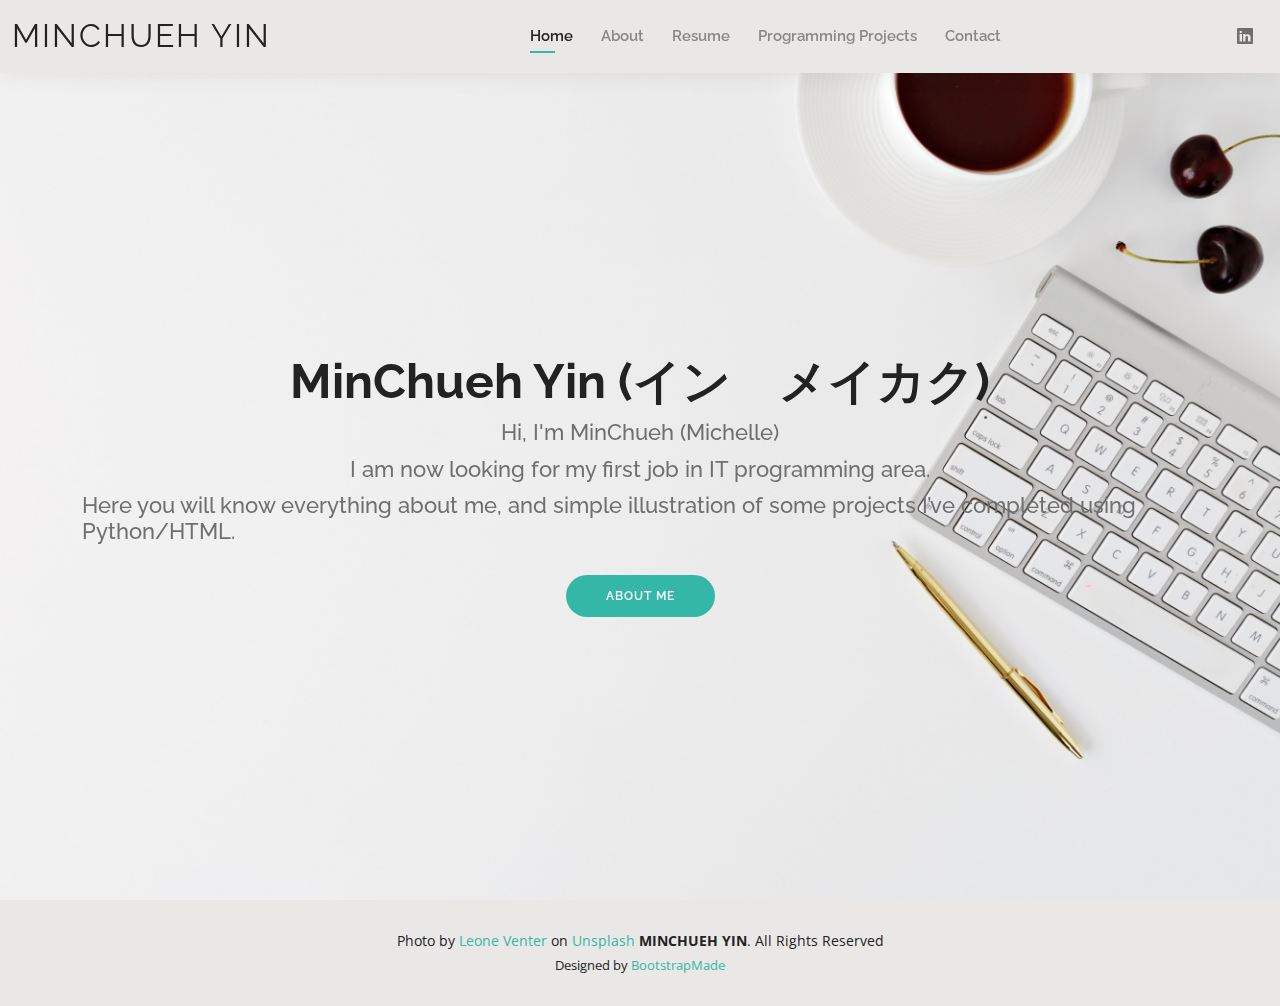
<file: index.html>
<!DOCTYPE html>
<html lang="en">

<head>
  <meta charset="utf-8">
  <meta content="width=device-width, initial-scale=1.0" name="viewport">

  <title>Portfolio-MinChueh Yin</title>
  <meta content="" name="description">
  <meta content="" name="keywords">

  <!-- Favicons -->
  <link href="assets/img/favicon.png" rel="icon">
  <!-- <link href="assets/img/apple-touch-icon.png" rel="apple-touch-icon"> -->

  <!-- Google Fonts -->
  <link href="https://fonts.googleapis.com/css?family=Open+Sans:300,300i,400,400i,600,600i,700,700i|Raleway:300,300i,400,400i,500,500i,600,600i,700,700i|Poppins:300,300i,400,400i,500,500i,600,600i,700,700i" rel="stylesheet">

  <!-- Vendor CSS Files -->
  <link href="assets/vendor/aos/aos.css" rel="stylesheet">
  <link href="assets/vendor/bootstrap/css/bootstrap.min.css" rel="stylesheet">
  <link href="assets/vendor/bootstrap-icons/bootstrap-icons.css" rel="stylesheet">
  <link href="assets/vendor/boxicons/css/boxicons.min.css" rel="stylesheet">
  <link href="assets/vendor/glightbox/css/glightbox.min.css" rel="stylesheet">
  <link href="assets/vendor/swiper/swiper-bundle.min.css" rel="stylesheet">

  <!-- Template Main CSS File -->
  <link href="assets/css/style.css" rel="stylesheet">

  <!-- =======================================================
  * Template Name: Kelly - v4.7.0
  * Template URL: https://bootstrapmade.com/kelly-free-bootstrap-cv-resume-html-template/
  * Author: BootstrapMade.com
  * License: https://bootstrapmade.com/license/
  ======================================================== -->
</head>

<body>

  <!-- ======= Header ======= -->
  <header id="header" class="fixed-top">
    <div class="container-fluid d-flex justify-content-between align-items-center">

      <h1 class="logo me-auto me-lg-0"><a href="index.html">MINCHUEH YIN</a></h1>
      <!-- Uncomment below if you prefer to use an image logo -->
      <!-- <a href="index.html" class="logo"><img src="assets/img/logo.png" alt="" class="img-fluid"></a>-->

      <nav id="navbar" class="navbar order-last order-lg-0">
        <ul>
          <li><a class="active" href="index.html">Home</a></li>
          <li><a href="about.html">About</a></li>
          <li><a href="resume.html">Resume</a></li>
          <li><a href="projects.html">Programming Projects</a></li>
          <li><a href="contact.html">Contact</a></li>
        </ul>
        <i class="bi bi-list mobile-nav-toggle"></i>
      </nav>
      <!-- .navbar -->

      <div class="header-social-links">
        <a href="https://jp.linkedin.com/in/michelle-yin-1bb4a5169?trk=public_profile_samename-profile" class="linkedin"><i class="bi bi-linkedin"></i></i></a>
      </div>

    </div>

  </header><!-- End Header -->

  <!-- ======= Hero Section ======= -->
  <section id="hero" class="d-flex align-items-center">
    <div class="container d-flex flex-column align-items-center" data-aos="zoom-in" data-aos-delay="100">
      <h1>MinChueh Yin (イン　メイカク)</h1>
      <h2>Hi, I'm MinChueh (Michelle)</h2>
      <h2>I am now looking for my first job in IT programming area.</h2>
      <h2>Here you will know everything about me, and simple illustration of some projects I’ve completed using Python/HTML.</h2>
      <a href="about.html" class="btn-about">About Me</a>
    </div>
  </section><!-- End Hero -->

  <!-- ======= Footer ======= -->
  <footer id="footer">
    <div class="container">
      <div class="copyright">
        Photo by <a href="https://unsplash.com/@fempreneurstyledstock?utm_source=unsplash&utm_medium=referral&utm_content=creditCopyText">Leone Venter</a> on <a href="https://unsplash.com/?utm_source=unsplash&utm_medium=referral&utm_content=creditCopyText">Unsplash</a>
  <strong><span>MINCHUEH YIN</span></strong>. All Rights Reserved
      </div>
      <div class="credits">
        <!-- All the links in the footer should remain intact. -->
        <!-- You can delete the links only if you purchased the pro version. -->
        <!-- Licensing information: https://bootstrapmade.com/license/ -->
        <!-- Purchase the pro version with working PHP/AJAX contact form: https://bootstrapmade.com/kelly-free-bootstrap-cv-resume-html-template/ -->
        Designed by <a href="https://bootstrapmade.com/">BootstrapMade</a>
      </div>
    </div>
  </footer><!-- End  Footer -->

  <div id="preloader"></div>
  <a href="#" class="back-to-top d-flex align-items-center justify-content-center"><i class="bi bi-arrow-up-short"></i></a>

  <!-- Vendor JS Files -->
  <script src="assets/vendor/purecounter/purecounter.js"></script>
  <script src="assets/vendor/aos/aos.js"></script>
  <script src="assets/vendor/bootstrap/js/bootstrap.bundle.min.js"></script>
  <script src="assets/vendor/glightbox/js/glightbox.min.js"></script>
  <script src="assets/vendor/isotope-layout/isotope.pkgd.min.js"></script>
  <script src="assets/vendor/swiper/swiper-bundle.min.js"></script>
  <script src="assets/vendor/waypoints/noframework.waypoints.js"></script>
  <script src="assets/vendor/php-email-form/validate.js"></script>

  <!-- Template Main JS File -->
  <script src="assets/js/main.js"></script>

</body>

</html>
</file>
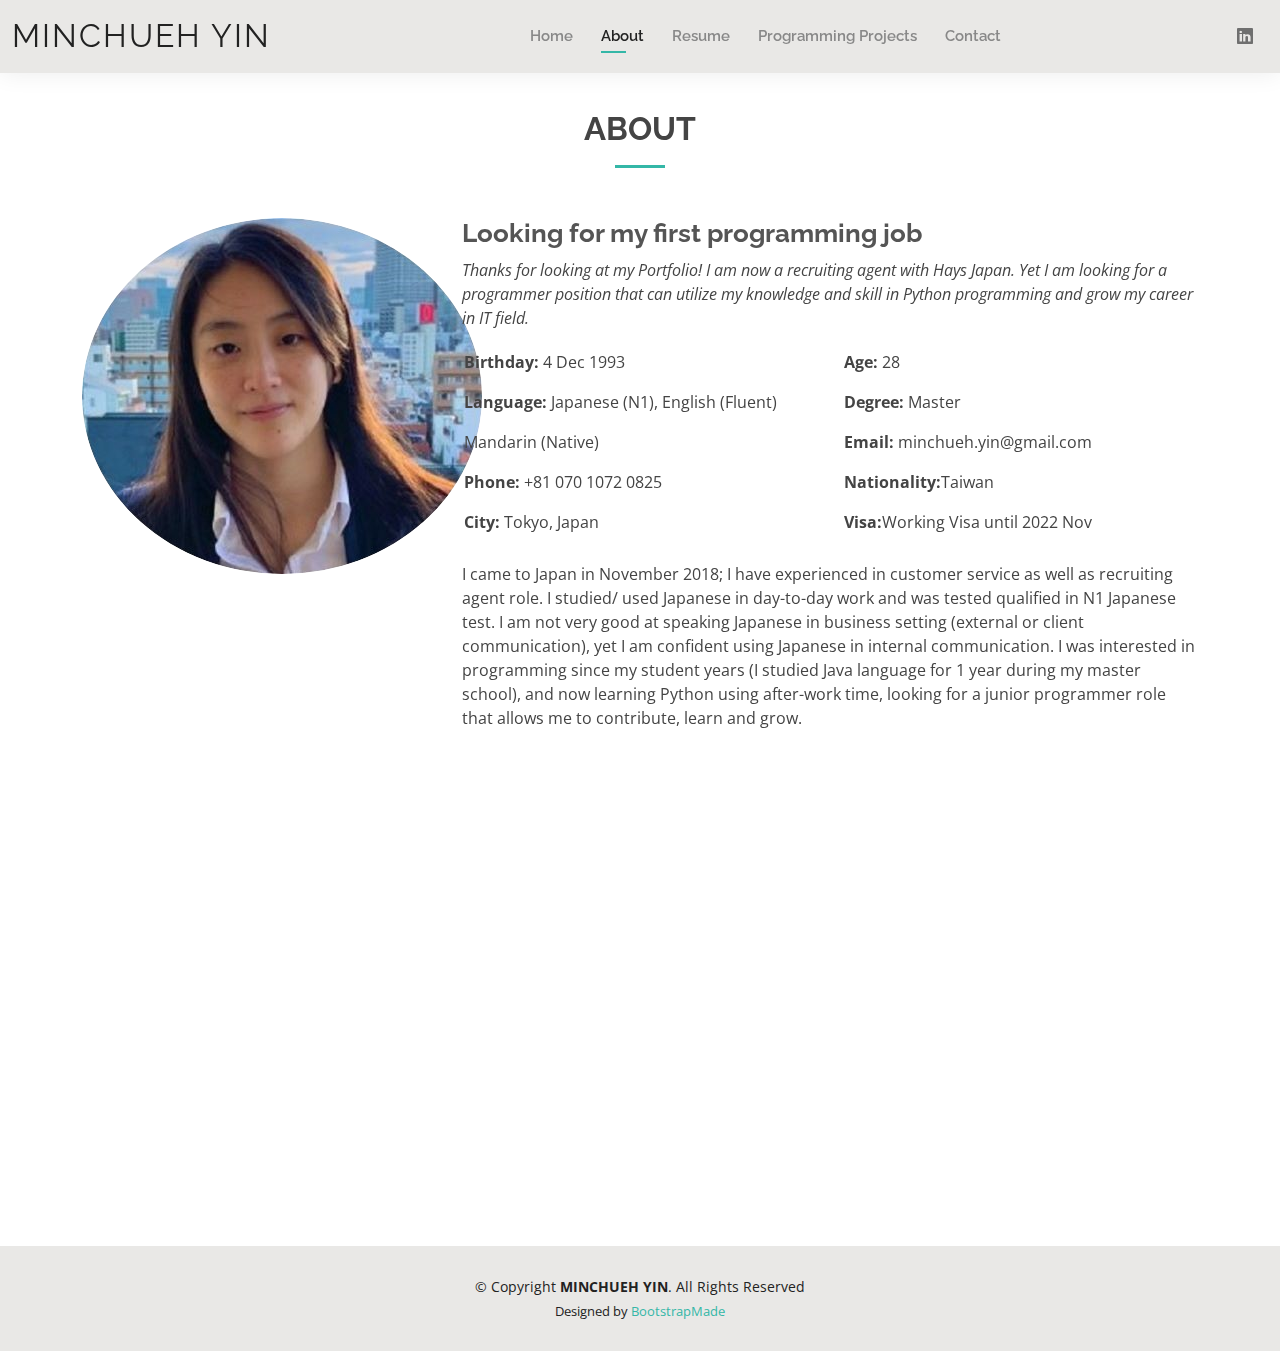
<file: about.html>
<!DOCTYPE html>
<html lang="en">

<head>
  <meta charset="utf-8">
  <meta content="width=device-width, initial-scale=1.0" name="viewport">

  <title>About-MinChueh Yin</title>
  <meta content="" name="description">
  <meta content="" name="keywords">

  <!-- Favicons -->
  <link href="assets/img/favicon.png" rel="icon">
  <!-- <link href="assets/img/apple-touch-icon.png" rel="apple-touch-icon"> -->

  <!-- Google Fonts -->
  <link href="https://fonts.googleapis.com/css?family=Open+Sans:300,300i,400,400i,600,600i,700,700i|Raleway:300,300i,400,400i,500,500i,600,600i,700,700i|Poppins:300,300i,400,400i,500,500i,600,600i,700,700i" rel="stylesheet">

  <!-- Vendor CSS Files -->
  <link href="assets/vendor/aos/aos.css" rel="stylesheet">
  <link href="assets/vendor/bootstrap/css/bootstrap.min.css" rel="stylesheet">
  <link href="assets/vendor/bootstrap-icons/bootstrap-icons.css" rel="stylesheet">
  <link href="assets/vendor/boxicons/css/boxicons.min.css" rel="stylesheet">
  <link href="assets/vendor/glightbox/css/glightbox.min.css" rel="stylesheet">
  <link href="assets/vendor/swiper/swiper-bundle.min.css" rel="stylesheet">

  <!-- Template Main CSS File -->
  <link href="assets/css/style.css" rel="stylesheet">

  <!-- =======================================================
  * Template Name: Kelly - v4.7.0
  * Template URL: https://bootstrapmade.com/kelly-free-bootstrap-cv-resume-html-template/
  * Author: BootstrapMade.com
  * License: https://bootstrapmade.com/license/
  ======================================================== -->
</head>

<body>

  <!-- ======= Header ======= -->
  <header id="header" class="fixed-top">
    <div class="container-fluid d-flex justify-content-between align-items-center">

      <h1 class="logo me-auto me-lg-0"><a href="index.html">MINCHUEH YIN</a></h1>
      <!-- Uncomment below if you prefer to use an image logo -->
      <!-- <a href="index.html" class="logo"><img src="assets/img/logo.png" alt="" class="img-fluid"></a>-->

      <nav id="navbar" class="navbar order-last order-lg-0">
        <ul>
          <li><a href="index.html">Home</a></li>
          <li><a class="active" href="about.html">About</a></li>
          <li><a href="resume.html">Resume</a></li>
          <li><a href="projects.html">Programming Projects</a></li>
          <li><a href="contact.html">Contact</a></li>
        </ul>
        <i class="bi bi-list mobile-nav-toggle"></i>
      </nav><!-- .navbar -->

      <div class="header-social-links">
        <a href="https://jp.linkedin.com/in/michelle-yin-1bb4a5169?trk=public_profile_samename-profile" class="linkedin"><i class="bi bi-linkedin"></i></i></a>
      </div>

    </div>

  </header><!-- End Header -->

  <main id="main">

    <!-- ======= About Section ======= -->
    <section id="about" class="about">
      <div class="container" data-aos="fade-up">

        <div class="section-title">
          <h2>About</h2>
      </div>

        <div class="row">
          <div class="col-lg-4">
            <img class="circular" src="assets/img/about.jpg" class="img-fluid" alt="" style="size: 10px">
          </div>
          <div class="col-lg-8 pt-4 pt-lg-0 content">
            <h3>Looking for my first programming job</h3>
            <p class="fst-italic">
              Thanks for looking at my Portfolio! I am now a recruiting agent with Hays Japan. Yet I am looking for a programmer position that can utilize my knowledge and skill in Python programming and grow my career in IT field.</p>
            <div class="row">
              <div class="col-lg-6">
                <ul>
                  <li><i class="bi bi-rounded-right"></i> <strong>Birthday:</strong> 4 Dec 1993</li>
                  <li><i class="bi bi-rounded-right"></i> <strong>Language:</strong> Japanese (N1), English (Fluent)</li>
                  <li><i class="bi bi-rounded-right"></i>Mandarin (Native)</li>
                  <li><i class="bi bi-rounded-right"></i> <strong>Phone:</strong> +81 070 1072 0825</li>
                  <li><i class="bi bi-rounded-right"></i> <strong>City:</strong> Tokyo, Japan</li>
                </ul>
              </div>
              <div class="col-lg-6">
                <ul>
                  <li><i class="bi bi-rounded-right"></i> <strong>Age:</strong> 28</li>
                  <li><i class="bi bi-rounded-right"></i> <strong>Degree:</strong> Master</li>
                  <li><i class="bi bi-rounded-right"></i> <strong>Email:</strong> minchueh.yin@gmail.com</li>
                  <li><i class="bi bi-rounded-right"></i> <strong>Nationality:</strong>Taiwan</li>
                  <li><i class="bi bi-rounded-right"></i> <strong>Visa:</strong>Working Visa until 2022 Nov</li>

                </ul>
              </div>
            </div>
            <p>
              I came to Japan in November 2018; I have experienced in customer service as well as recruiting agent role. I studied/ used Japanese in day-to-day work and was tested qualified in N1 Japanese test. I am not very good at speaking Japanese in business setting (external or client communication), yet I am confident using Japanese in internal communication. I was interested in programming since my student years (I studied Java language for 1 year during my master school), and now learning Python using after-work time, looking for a junior programmer role that allows me to contribute, learn and grow.
            </p>
          </div>
        </div>

      </div>
    </section><!-- End About Section -->

    <!-- ======= Skills Section ======= -->
    <section id="skills" class="skills">
      <div class="container" data-aos="fade-up">

        <div class="section-title">
          <h2>Skills</h2>
          <p>Below programming languages are all self-taught/ learnt by online courses. I have not used any of programming at work or any business environment.</p>
        </div>

        <div class="row skills-content">

          <div class="col-lg-6">

            <div class="progress">
              <span class="skill">Python <i class="val">70%</i></span>
              <div class="progress-bar-wrap">
                <div class="progress-bar" role="progressbar" aria-valuenow="70" aria-valuemin="0" aria-valuemax="100"></div>
              </div>
            </div>

            <div class="progress">
              <span class="skill">HTML <i class="val">60%</i></span>
              <div class="progress-bar-wrap">
                <div class="progress-bar" role="progressbar" aria-valuenow="60" aria-valuemin="0" aria-valuemax="100"></div>
              </div>
            </div>

            <div class="progress">
              <span class="skill">CSS <i class="val">60%</i></span>
              <div class="progress-bar-wrap">
                <div class="progress-bar" role="progressbar" aria-valuenow="60" aria-valuemin="0" aria-valuemax="100"></div>
              </div>
            </div>

          </div>

          <div class="col-lg-6">

            <div class="progress">
              <span class="skill">Japanese (N1) <i class="val">70%</i></span>
              <div class="progress-bar-wrap">
                <div class="progress-bar" role="progressbar" aria-valuenow="70" aria-valuemin="0" aria-valuemax="100"></div>
              </div>
            </div>

            <div class="progress">
              <span class="skill">English <i class="val">90%</i></span>
              <div class="progress-bar-wrap">
                <div class="progress-bar" role="progressbar" aria-valuenow="90" aria-valuemin="0" aria-valuemax="100"></div>
              </div>
            </div>

            <div class="progress">
              <span class="skill">Mandarin <i class="val">100%</i></span>
              <div class="progress-bar-wrap">
                <div class="progress-bar" role="progressbar" aria-valuenow="100" aria-valuemin="0" aria-valuemax="100"></div>
              </div>
            </div>

          </div>

        </div>

      </div>
    </section><!-- End Skills Section -->

  <!-- ======= Footer ======= -->
  <footer id="footer">
    <div class="container">
      <div class="copyright">
        &copy; Copyright <strong><span>MINCHUEH YIN</span></strong>. All Rights Reserved
      </div>
      <div class="credits">
        <!-- All the links in the footer should remain intact. -->
        <!-- You can delete the links only if you purchased the pro version. -->
        <!-- Licensing information: https://bootstrapmade.com/license/ -->
        <!-- Purchase the pro version with working PHP/AJAX contact form: https://bootstrapmade.com/kelly-free-bootstrap-cv-resume-html-template/ -->
        Designed by <a href="https://bootstrapmade.com/">BootstrapMade</a>
      </div>
    </div>
  </footer><!-- End  Footer -->

  <div id="preloader"></div>
  <a href="#" class="back-to-top d-flex align-items-center justify-content-center"><i class="bi bi-arrow-up-short"></i></a>

  <!-- Vendor JS Files -->
  <script src="assets/vendor/purecounter/purecounter.js"></script>
  <script src="assets/vendor/aos/aos.js"></script>
  <script src="assets/vendor/bootstrap/js/bootstrap.bundle.min.js"></script>
  <script src="assets/vendor/glightbox/js/glightbox.min.js"></script>
  <script src="assets/vendor/isotope-layout/isotope.pkgd.min.js"></script>
  <script src="assets/vendor/swiper/swiper-bundle.min.js"></script>
  <script src="assets/vendor/waypoints/noframework.waypoints.js"></script>
  <script src="assets/vendor/php-email-form/validate.js"></script>

  <!-- Template Main JS File -->
  <script src="assets/js/main.js"></script>

</body>

</html>
</file>
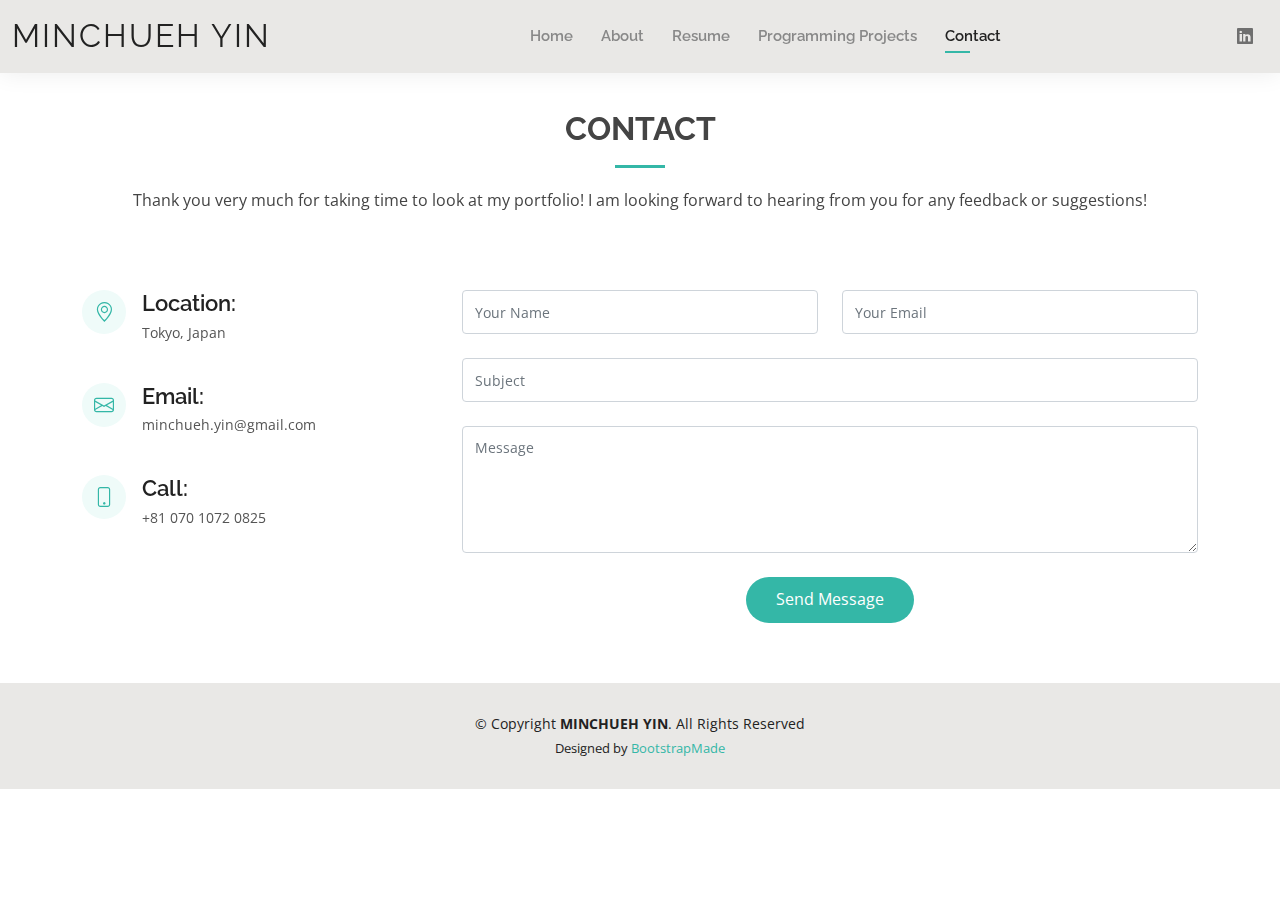
<file: contact.html>
<!DOCTYPE html>
<html lang="en">

<head>
  <meta charset="utf-8">
  <meta content="width=device-width, initial-scale=1.0" name="viewport">

  <title>Contact-MinChueh Yin</title>
  <meta content="" name="description">
  <meta content="" name="keywords">

  <!-- Favicons -->
  <link href="assets/img/favicon.png" rel="icon">
  <!-- <link href="assets/img/apple-touch-icon.png" rel="apple-touch-icon"> -->

  <!-- Google Fonts -->
  <link href="https://fonts.googleapis.com/css?family=Open+Sans:300,300i,400,400i,600,600i,700,700i|Raleway:300,300i,400,400i,500,500i,600,600i,700,700i|Poppins:300,300i,400,400i,500,500i,600,600i,700,700i" rel="stylesheet">

  <!-- Vendor CSS Files -->
  <link href="assets/vendor/aos/aos.css" rel="stylesheet">
  <link href="assets/vendor/bootstrap/css/bootstrap.min.css" rel="stylesheet">
  <link href="assets/vendor/bootstrap-icons/bootstrap-icons.css" rel="stylesheet">
  <link href="assets/vendor/boxicons/css/boxicons.min.css" rel="stylesheet">
  <link href="assets/vendor/glightbox/css/glightbox.min.css" rel="stylesheet">
  <link href="assets/vendor/swiper/swiper-bundle.min.css" rel="stylesheet">

  <!-- Template Main CSS File -->
  <link href="assets/css/style.css" rel="stylesheet">

  <!-- =======================================================
  * Template Name: Kelly - v4.7.0
  * Template URL: https://bootstrapmade.com/kelly-free-bootstrap-cv-resume-html-template/
  * Author: BootstrapMade.com
  * License: https://bootstrapmade.com/license/
  ======================================================== -->
</head>

<body>

  <!-- ======= Header ======= -->
  <header id="header" class="fixed-top">
    <div class="container-fluid d-flex justify-content-between align-items-center">

      <h1 class="logo me-auto me-lg-0"><a href="index.html">MINCHUEH YIN</a></h1>
      <!-- Uncomment below if you prefer to use an image logo -->
      <!-- <a href="index.html" class="logo"><img src="assets/img/logo.png" alt="" class="img-fluid"></a>-->

      <nav id="navbar" class="navbar order-last order-lg-0">
        <ul>
          <li><a href="index.html">Home</a></li>
          <li><a href="about.html">About</a></li>
          <li><a href="resume.html">Resume</a></li>
          <li><a href="projects.html">Programming Projects</a></li>
          <li><a class="active" href="contact.html">Contact</a></li>
        </ul>
        <i class="bi bi-list mobile-nav-toggle"></i>
      </nav><!-- .navbar -->

      <div class="header-social-links">
        <a href="https://jp.linkedin.com/in/michelle-yin-1bb4a5169?trk=public_profile_samename-profile" class="linkedin"><i class="bi bi-linkedin"></i></i></a>
      </div>

    </div>

  </header><!-- End Header -->

  <main id="main">

    <!-- ======= Contact Section ======= -->
    <section id="contact" class="contact">
      <div class="container" data-aos="fade-up">

        <div class="section-title">
          <h2>Contact</h2>
          <p>Thank you very much for taking time to look at my portfolio! I am looking forward to hearing from you for any feedback or suggestions!</p>
        </div>
        <div class="row mt-5">

          <div class="col-lg-4">
            <div class="info">
              <div class="address">
                <i class="bi bi-geo-alt"></i>
                <h4>Location:</h4>
                <p>Tokyo, Japan</p>
              </div>

              <div class="email">
                <i class="bi bi-envelope"></i>
                <h4>Email:</h4>
                <p>minchueh.yin@gmail.com</p>
              </div>

              <div class="phone">
                <i class="bi bi-phone"></i>
                <h4>Call:</h4>
                <p>+81 070 1072 0825</p>
              </div>

            </div>

          </div>

          <div class="col-lg-8 mt-5 mt-lg-0">

            <form action="forms/contact.php" method="post" role="form" class="php-email-form">
              <div class="row">
                <div class="col-md-6 form-group">
                  <input type="text" name="name" class="form-control" id="name" placeholder="Your Name" required>
                </div>
                <div class="col-md-6 form-group mt-3 mt-md-0">
                  <input type="email" class="form-control" name="email" id="email" placeholder="Your Email" required>
                </div>
              </div>
              <div class="form-group mt-3">
                <input type="text" class="form-control" name="subject" id="subject" placeholder="Subject" required>
              </div>
              <div class="form-group mt-3">
                <textarea class="form-control" name="message" rows="5" placeholder="Message" required></textarea>
              </div>
              <div class="my-3">
                <div class="loading">Loading</div>
                <div class="error-message"></div>
                <div class="sent-message">Your message has been sent. Thank you!</div>
              </div>
              <div class="text-center"><button type="submit">Send Message</button></div>
            </form>

          </div>

        </div>

      </div>
    </section><!-- End Contact Section -->

  </main><!-- End #main -->

  <!-- ======= Footer ======= -->
  <footer id="footer">
    <div class="container">
      <div class="copyright">
        &copy; Copyright <strong><span>MINCHUEH YIN</span></strong>. All Rights Reserved
      </div>
      <div class="credits">
        <!-- All the links in the footer should remain intact. -->
        <!-- You can delete the links only if you purchased the pro version. -->
        <!-- Licensing information: https://bootstrapmade.com/license/ -->
        <!-- Purchase the pro version with working PHP/AJAX contact form: https://bootstrapmade.com/kelly-free-bootstrap-cv-resume-html-template/ -->
        Designed by <a href="https://bootstrapmade.com/">BootstrapMade</a>
      </div>
    </div>
  </footer><!-- End  Footer -->

  <div id="preloader"></div>
  <a href="#" class="back-to-top d-flex align-items-center justify-content-center"><i class="bi bi-arrow-up-short"></i></a>

  <!-- Vendor JS Files -->
  <script src="assets/vendor/purecounter/purecounter.js"></script>
  <script src="assets/vendor/aos/aos.js"></script>
  <script src="assets/vendor/bootstrap/js/bootstrap.bundle.min.js"></script>
  <script src="assets/vendor/glightbox/js/glightbox.min.js"></script>
  <script src="assets/vendor/isotope-layout/isotope.pkgd.min.js"></script>
  <script src="assets/vendor/swiper/swiper-bundle.min.js"></script>
  <script src="assets/vendor/waypoints/noframework.waypoints.js"></script>
  <script src="assets/vendor/php-email-form/validate.js"></script>

  <!-- Template Main JS File -->
  <script src="assets/js/main.js"></script>

</body>

</html>
</file>
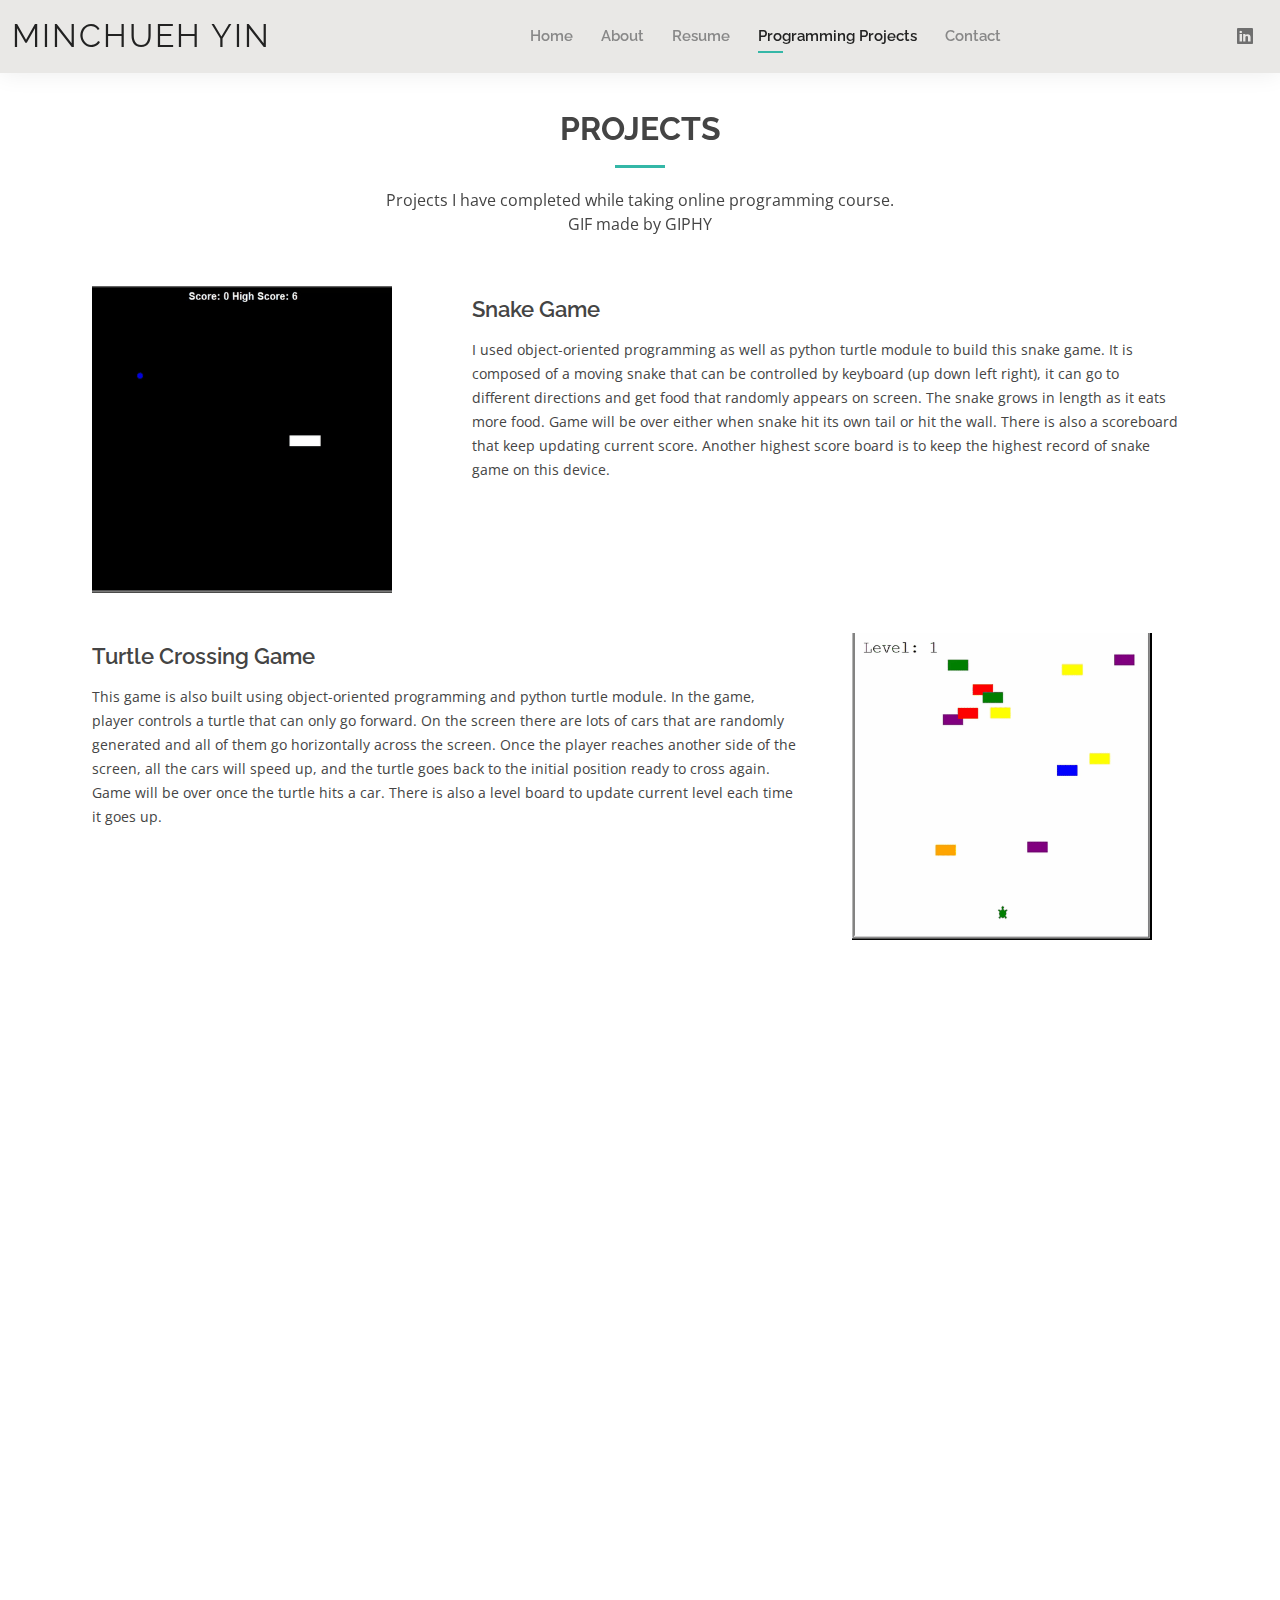
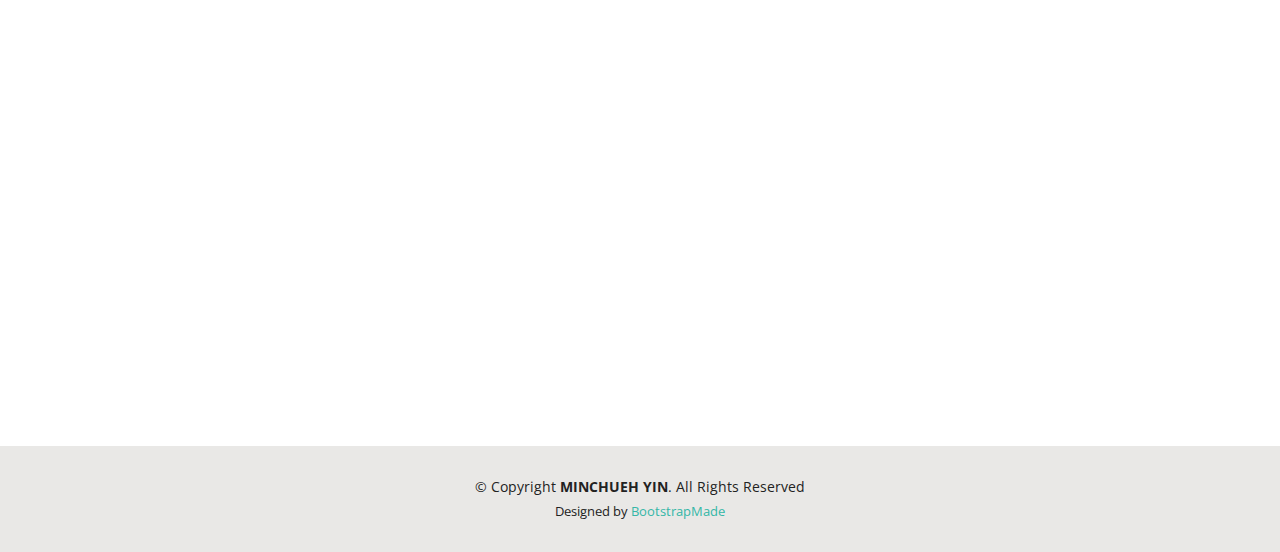
<file: projects.html>
<!DOCTYPE html>
<html lang="en">

<head>
  <meta charset="utf-8">
  <meta content="width=device-width, initial-scale=1.0" name="viewport">

  <title>Projects-MinChueh Yin</title>
  <meta content="" name="description">
  <meta content="" name="keywords">

  <!-- Favicons -->
  <link href="assets/img/favicon.png" rel="icon">
  <!-- <link href="assets/img/apple-touch-icon.png" rel="apple-touch-icon"> -->

  <!-- Google Fonts -->
  <link href="https://fonts.googleapis.com/css?family=Open+Sans:300,300i,400,400i,600,600i,700,700i|Raleway:300,300i,400,400i,500,500i,600,600i,700,700i|Poppins:300,300i,400,400i,500,500i,600,600i,700,700i" rel="stylesheet">

  <!-- Vendor CSS Files -->
  <link href="assets/vendor/aos/aos.css" rel="stylesheet">
  <link href="assets/vendor/bootstrap/css/bootstrap.min.css" rel="stylesheet">
  <link href="assets/vendor/bootstrap-icons/bootstrap-icons.css" rel="stylesheet">
  <link href="assets/vendor/boxicons/css/boxicons.min.css" rel="stylesheet">
  <link href="assets/vendor/glightbox/css/glightbox.min.css" rel="stylesheet">
  <link href="assets/vendor/swiper/swiper-bundle.min.css" rel="stylesheet">

  <!-- Template Main CSS File -->
  <link href="assets/css/style.css" rel="stylesheet">

  <!-- =======================================================
  * Template Name: Kelly - v4.7.0
  * Template URL: https://bootstrapmade.com/kelly-free-bootstrap-cv-resume-html-template/
  * Author: BootstrapMade.com
  * License: https://bootstrapmade.com/license/
  ======================================================== -->
</head>

<body>

  <!-- ======= Header ======= -->
  <header id="header" class="fixed-top">
    <div class="container-fluid d-flex justify-content-between align-items-center">

      <h1 class="logo me-auto me-lg-0"><a href="index.html">MINCHUEH YIN</a></h1>
      <!-- Uncomment below if you prefer to use an image logo -->
      <!-- <a href="index.html" class="logo"><img src="assets/img/logo.png" alt="" class="img-fluid"></a>-->

      <nav id="navbar" class="navbar order-last order-lg-0">
        <ul>
          <li><a href="index.html">Home</a></li>
          <li><a href="about.html">About</a></li>
          <li><a href="resume.html">Resume</a></li>
          <li><a class="active" href="projects.html">Programming Projects</a></li>
          <li><a href="contact.html">Contact</a></li>
        </ul>
        <i class="bi bi-list mobile-nav-toggle"></i>
      </nav><!-- .navbar -->

      <div class="header-social-links">
        <a href="https://jp.linkedin.com/in/michelle-yin-1bb4a5169?trk=public_profile_samename-profile" class="linkedin"><i class="bi bi-linkedin"></i></i></a>
      </div>

    </div>

  </header><!-- End Header -->

  <main id="main">

    <!-- ======= Services Section ======= -->
    <section id="services" class="services">
      <div class="container" data-aos="fade-up">

        <div class="section-title">
          <h2>Projects</h2>
          <p>Projects I have completed while taking online programming course.</p>
          <p>GIF made by GIPHY</p>
        </div>

        <div class="row">
          <!-- Snake -->
          <div class="col-lg-4 align-items-stretch" data-aos="zoom-in" data-aos-delay="100">
            <div class="icon-box iconbox-blue">
              <img src="assets/img/giphy-snake-game.gif" alt="">
            </div>
          </div>
          <div class="col-lg-8 align-items-stretch" data-aos="zoom-in" data-aos-delay="100">
            <div class="icon-box iconbox-blue">
              <h4>Snake Game</h4>
              <p>I used object-oriented programming as well as python turtle module to build this snake game. It is composed of a moving snake that can be controlled by keyboard (up down left right), it can go to different directions and get food that randomly appears on screen. The snake grows in length as it eats more food. Game will be over either when snake hit its own tail or hit the wall. There is also a scoreboard that keep updating current score. Another highest score board is to keep the highest record of snake game on this device.</p>
            </div>
         </div>
         <!-- Crossing -->
         <div class="col-lg-8 align-items-stretch" data-aos="zoom-in" data-aos-delay="200">
           <div class="icon-box iconbox-blue">
             <h4>Turtle Crossing Game</h4>
             <p>This game is also built using object-oriented programming and python turtle module. In the game, player controls a turtle that can only go forward. On the screen there are lots of cars that are randomly generated and all of them go horizontally across the screen. Once the player reaches another side of the screen, all the cars will speed up, and the turtle goes back to the initial position ready to cross again. Game will be over once the turtle hits a car. There is also a level board to update current level each time it goes up.</p>
           </div>
         </div>
         <div class="col-lg-4 align-items-stretch" data-aos="zoom-in" data-aos-delay="100">
           <div class="icon-box iconbox-blue">
             <img src="assets/img/giphy-turtle-crossing.gif" alt="">
           </div>
         </div>
         <!-- Password Manager -->
         <div class="col-lg-4 align-items-stretch" data-aos="zoom-in" data-aos-delay="100">
           <div class="icon-box iconbox-blue">
             <img src="assets/img/giphy-password-manager.gif" alt="" style="width: 300px; height: 236px">
           </div>
         </div>
         <div class="col-lg-8 align-items-stretch" data-aos="zoom-in" data-aos-delay="100">
           <div class="icon-box iconbox-blue">
             <h4>Password Manager Program</h4>
             <p>It is a program built using TkInter (a GUI package). It can generate a password that contains random amount of letters, numbers as well symbols in random order. It can store the generated password and corresponding website in a Json file. The Email/ Username is pre-set but can be changed. It also has a search function using which user can type in the name of a website, the program will go through json file and show the password by a popup window.</p>
           </div>
        </div>
        <!-- HTML -->
        <div class="col-lg-8 align-items-stretch" data-aos="zoom-in" data-aos-delay="200">
          <div class="icon-box iconbox-blue">
            <h4>HTML Page</h4>
            <p>It is a one-page application product website built using HTML. It combines units from Bootstrap 5, for example navigation bar, carousel for testimonial, row/ column layout for pricing display as well as a contact forum. It also used a responsive design so that the website will respond and change layout on screens with different sizes.</p>
          </div>
        </div>
        <div class="col-lg-4 align-items-stretch" data-aos="zoom-in" data-aos-delay="100">
          <div class="icon-box iconbox-blue">
            <img src="assets/img/giphy-htmlsite.gif" style="width: 400px; height: 215px">
          </div>
        </div>
        <!-- Flask -->
        <div class="col-lg-4 align-items-stretch" data-aos="zoom-in" data-aos-delay="100">
          <div class="icon-box iconbox-blue">
            <img src="assets/img/giphy-flask.gif" style="width: 400px; height: 215px">
          </div>
        </div>
        <div class="col-lg-8 align-items-stretch" data-aos="zoom-in" data-aos-delay="100">
          <div class="icon-box iconbox-blue">
            <h4>Flask Framework</h4>
            <p>I have learnt a bit of concept and knowledge about backend development. I learnt how to make web development using Flask framework. I can use Python decorators to create several routes for a website, work with Flask URL paths as well as render HTML pages. I have also learnt how to make POST requests with Flask, how to work with interactive forms and store data using SQLite.</p>
          </div>
        </div>
        <!-- Pandas -->
        <div class="col-lg-8 align-items-stretch" data-aos="zoom-in" data-aos-delay="200">
          <div class="icon-box iconbox-blue">
            <h4>Pandas</h4>
            <p>I have learnt how to deal with large data set using Pandas module. For example, how to group in certain data; how to pivot data frame; how to visualize data using Matplotlib; how to aggregate/ merge data; how to resample data etc.</p>
          </div>
        </div>
        <div class="col-lg-4 align-items-stretch" data-aos="zoom-in" data-aos-delay="100">
          <div class="icon-box iconbox-blue">
            <img src="assets/img/giphy-pandas.gif" style="width: 400px; height: 200px">
          </div>
        </div>
      </div>
    </section><!-- End Services Section -->

  </main><!-- End #main -->

  <!-- ======= Footer ======= -->
  <footer id="footer">
    <div class="container">
      <div class="copyright">
        &copy; Copyright <strong><span>MINCHUEH YIN</span></strong>. All Rights Reserved
      </div>
      <div class="credits">
        <!-- All the links in the footer should remain intact. -->
        <!-- You can delete the links only if you purchased the pro version. -->
        <!-- Licensing information: https://bootstrapmade.com/license/ -->
        <!-- Purchase the pro version with working PHP/AJAX contact form: https://bootstrapmade.com/kelly-free-bootstrap-cv-resume-html-template/ -->
        Designed by <a href="https://bootstrapmade.com/">BootstrapMade</a>
      </div>
    </div>
  </footer><!-- End  Footer -->

  <div id="preloader"></div>
  <a href="#" class="back-to-top d-flex align-items-center justify-content-center"><i class="bi bi-arrow-up-short"></i></a>

  <!-- Vendor JS Files -->
  <script src="assets/vendor/purecounter/purecounter.js"></script>
  <script src="assets/vendor/aos/aos.js"></script>
  <script src="assets/vendor/bootstrap/js/bootstrap.bundle.min.js"></script>
  <script src="assets/vendor/glightbox/js/glightbox.min.js"></script>
  <script src="assets/vendor/isotope-layout/isotope.pkgd.min.js"></script>
  <script src="assets/vendor/swiper/swiper-bundle.min.js"></script>
  <script src="assets/vendor/waypoints/noframework.waypoints.js"></script>
  <script src="assets/vendor/php-email-form/validate.js"></script>

  <!-- Template Main JS File -->
  <script src="assets/js/main.js"></script>

</body>

</html>
</file>
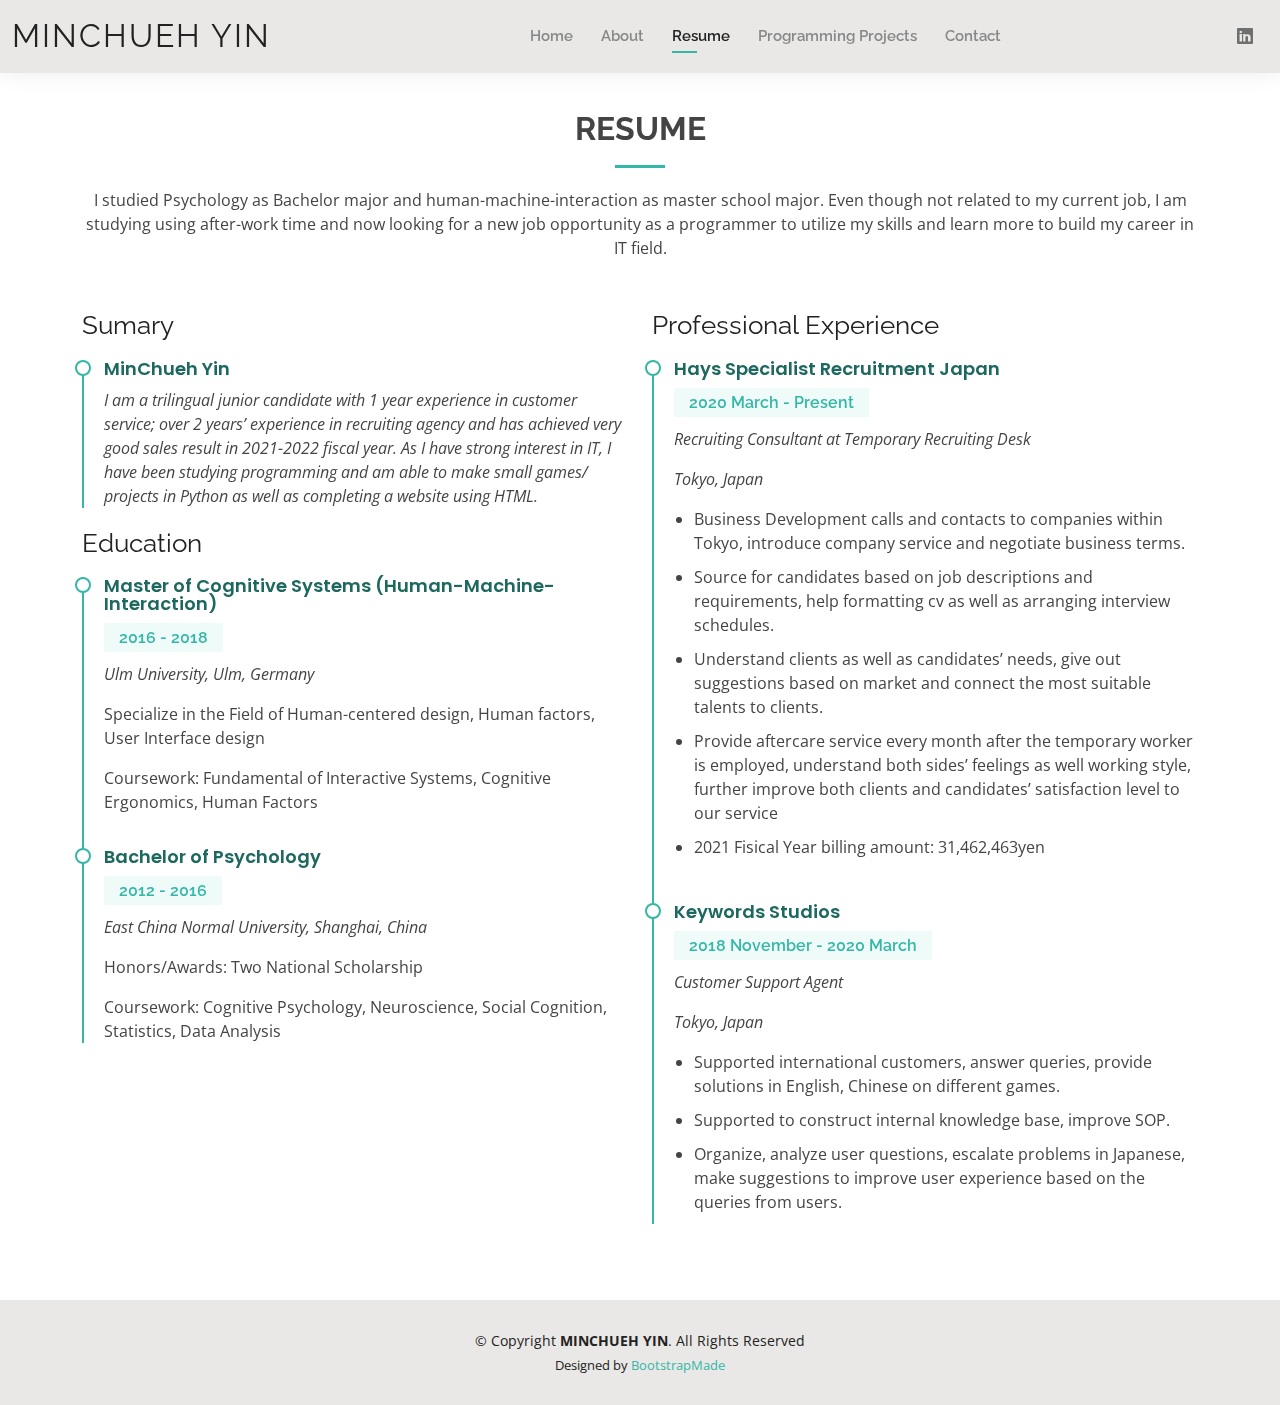
<file: resume.html>
<!DOCTYPE html>
<html lang="en">

<head>
  <meta charset="utf-8">
  <meta content="width=device-width, initial-scale=1.0" name="viewport">

  <title>Resume-MinChueh Yin</title>
  <meta content="" name="description">
  <meta content="" name="keywords">

  <!-- Favicons -->
  <link href="assets/img/favicon.png" rel="icon">
  <!-- <link href="assets/img/apple-touch-icon.png" rel="apple-touch-icon"> -->

  <!-- Google Fonts -->
  <link href="https://fonts.googleapis.com/css?family=Open+Sans:300,300i,400,400i,600,600i,700,700i|Raleway:300,300i,400,400i,500,500i,600,600i,700,700i|Poppins:300,300i,400,400i,500,500i,600,600i,700,700i" rel="stylesheet">

  <!-- Vendor CSS Files -->
  <link href="assets/vendor/aos/aos.css" rel="stylesheet">
  <link href="assets/vendor/bootstrap/css/bootstrap.min.css" rel="stylesheet">
  <link href="assets/vendor/bootstrap-icons/bootstrap-icons.css" rel="stylesheet">
  <link href="assets/vendor/boxicons/css/boxicons.min.css" rel="stylesheet">
  <link href="assets/vendor/glightbox/css/glightbox.min.css" rel="stylesheet">
  <link href="assets/vendor/swiper/swiper-bundle.min.css" rel="stylesheet">

  <!-- Template Main CSS File -->
  <link href="assets/css/style.css" rel="stylesheet">

  <!-- =======================================================
  * Template Name: Kelly - v4.7.0
  * Template URL: https://bootstrapmade.com/kelly-free-bootstrap-cv-resume-html-template/
  * Author: BootstrapMade.com
  * License: https://bootstrapmade.com/license/
  ======================================================== -->
</head>

<body>

  <!-- ======= Header ======= -->
  <header id="header" class="fixed-top">
    <div class="container-fluid d-flex justify-content-between align-items-center">

      <h1 class="logo me-auto me-lg-0"><a href="index.html">MINCHUEH YIN</a></h1>
      <!-- Uncomment below if you prefer to use an image logo -->
      <!-- <a href="index.html" class="logo"><img src="assets/img/logo.png" alt="" class="img-fluid"></a>-->

      <nav id="navbar" class="navbar order-last order-lg-0">
        <ul>
          <li><a href="index.html">Home</a></li>
          <li><a href="about.html">About</a></li>
          <li><a class="active" href="resume.html">Resume</a></li>
          <li><a href="projects.html">Programming Projects</a></li>
          <li><a href="contact.html">Contact</a></li>
        </ul>
        <i class="bi bi-list mobile-nav-toggle"></i>
      </nav><!-- .navbar -->

      <div class="header-social-links">
        <a href="https://jp.linkedin.com/in/michelle-yin-1bb4a5169?trk=public_profile_samename-profile" class="linkedin"><i class="bi bi-linkedin"></i></i></a>
      </div>

    </div>

  </header><!-- End Header -->

  <main id="main">

    <!-- ======= Resume Section ======= -->
    <section id="resume" class="resume">
      <div class="container" data-aos="fade-up">

        <div class="section-title">
          <h2>Resume</h2>
          <p>I studied Psychology as Bachelor major and human-machine-interaction as master school major. Even though not related to my current job, I am studying using after-work time and now looking for a new job opportunity as a programmer to utilize my skills and learn more to build my career in IT field.</p>
        </div>

        <div class="row">
          <div class="col-lg-6">
            <h3 class="resume-title">Sumary</h3>
            <div class="resume-item pb-0">
              <h4>MinChueh Yin</h4>
              <p><em>I am a trilingual junior candidate with 1 year experience in customer service; over 2 years’ experience in recruiting agency and has achieved very good sales result in 2021-2022 fiscal year. As I have strong interest in IT, I have been studying programming and am able to make small games/ projects in Python as well as completing a website using HTML.</em></p>
            </div>

            <h3 class="resume-title">Education</h3>
            <div class="resume-item">
              <h4>Master of Cognitive Systems (Human-Machine-Interaction)</h4>
              <h5>2016 - 2018</h5>
              <p><em>Ulm University, Ulm, Germany</em></p>
              <p>Specialize in the Field of Human-centered design, Human factors, User Interface design</p>
              <p>Coursework: Fundamental of Interactive Systems, Cognitive Ergonomics, Human Factors</p>
            </div>
            <div class="resume-item">
              <h4>Bachelor of Psychology</h4>
              <h5>2012 - 2016</h5>
              <p><em>East China Normal University, Shanghai, China</em></p>
              <p>Honors/Awards: Two National Scholarship</p>
              <p>Coursework: Cognitive Psychology, Neuroscience, Social Cognition, Statistics, Data Analysis</p>
            </div>
          </div>
          <div class="col-lg-6">
            <h3 class="resume-title">Professional Experience</h3>
            <div class="resume-item">
              <h4>Hays Specialist Recruitment Japan</h4>
              <h5>2020 March - Present</h5>
              <p><em>Recruiting Consultant at Temporary Recruiting Desk</em></p>
              <p><em>Tokyo, Japan </em></p>
              <p>
              <ul>
                <li>Business Development calls and contacts to companies within Tokyo, introduce company service and negotiate business terms.</li>
                <li>Source for candidates based on job descriptions and requirements, help formatting cv as well as arranging interview schedules.</li>
                <li>Understand clients as well as candidates’ needs, give out suggestions based on market and connect the most suitable talents to clients.</li>
                <li>Provide aftercare service every month after the temporary worker is employed, understand both sides’ feelings as well working style, further improve both clients and candidates’ satisfaction level to our service</li>
                <li>2021 Fisical Year billing amount: 31,462,463yen</li>
              </ul>
              </p>
            </div>
            <div class="resume-item">
              <h4>Keywords Studios</h4>
              <h5>2018 November - 2020 March</h5>
              <p><em>Customer Support Agent</em></p>
              <p><em>Tokyo, Japan</em></p>
              <p>
              <ul>
                <li>Supported international customers, answer queries, provide solutions in English, Chinese on different games.</li>
                <li>Supported to construct internal knowledge base, improve SOP.</li>
                <li>Organize, analyze user questions, escalate problems in Japanese, make suggestions to improve user experience based on the queries from users.</li>
              </ul>
              </p>
            </div>
          </div>
        </div>

      </div>
    </section><!-- End Resume Section -->

  </main><!-- End #main -->

  <!-- ======= Footer ======= -->
  <footer id="footer">
    <div class="container">
      <div class="copyright">
        &copy; Copyright <strong><span>MINCHUEH YIN</span></strong>. All Rights Reserved
      </div>
      <div class="credits">
        <!-- All the links in the footer should remain intact. -->
        <!-- You can delete the links only if you purchased the pro version. -->
        <!-- Licensing information: https://bootstrapmade.com/license/ -->
        <!-- Purchase the pro version with working PHP/AJAX contact form: https://bootstrapmade.com/kelly-free-bootstrap-cv-resume-html-template/ -->
        Designed by <a href="https://bootstrapmade.com/">BootstrapMade</a>
      </div>
    </div>
  </footer><!-- End  Footer -->

  <div id="preloader"></div>
  <a href="#" class="back-to-top d-flex align-items-center justify-content-center"><i class="bi bi-arrow-up-short"></i></a>

  <!-- Vendor JS Files -->
  <script src="assets/vendor/purecounter/purecounter.js"></script>
  <script src="assets/vendor/aos/aos.js"></script>
  <script src="assets/vendor/bootstrap/js/bootstrap.bundle.min.js"></script>
  <script src="assets/vendor/glightbox/js/glightbox.min.js"></script>
  <script src="assets/vendor/isotope-layout/isotope.pkgd.min.js"></script>
  <script src="assets/vendor/swiper/swiper-bundle.min.js"></script>
  <script src="assets/vendor/waypoints/noframework.waypoints.js"></script>
  <script src="assets/vendor/php-email-form/validate.js"></script>

  <!-- Template Main JS File -->
  <script src="assets/js/main.js"></script>

</body>

</html>
</file>
<file: assets/css/style.css>
/**
* Template Name: Kelly - v4.7.0
* Template URL: https://bootstrapmade.com/kelly-free-bootstrap-cv-resume-html-template/
* Author: BootstrapMade.com
* License: https://bootstrapmade.com/license/
*/

/*--------------------------------------------------------------
# General
--------------------------------------------------------------*/
body {
  font-family: "Open Sans", sans-serif;
  color: #444444;
}

a {
  color: #34b7a7;
  text-decoration: none;
}

a:hover {
  color: #51cdbe;
  text-decoration: none;
}

h1, h2, h3, h4, h5, h6 {
  font-family: "Raleway", sans-serif;
}

#main {
  margin-top: 50px;
}
@media (max-width: 992px) {
  #main {
    margin-top: 30px;
  }
}

/*--------------------------------------------------------------
# Preloader
--------------------------------------------------------------*/
#preloader {
  position: fixed;
  top: 0;
  left: 0;
  right: 0;
  bottom: 0;
  z-index: 9999;
  overflow: hidden;
  background: #fff;
}

#preloader:before {
  content: "";
  position: fixed;
  top: calc(50% - 30px);
  left: calc(50% - 30px);
  border: 6px solid #34b7a7;
  border-top-color: #dcf5f2;
  border-radius: 50%;
  width: 60px;
  height: 60px;
  -webkit-animation: animate-preloader 1s linear infinite;
  animation: animate-preloader 1s linear infinite;
}

@-webkit-keyframes animate-preloader {
  0% {
    transform: rotate(0deg);
  }
  100% {
    transform: rotate(360deg);
  }
}

@keyframes animate-preloader {
  0% {
    transform: rotate(0deg);
  }
  100% {
    transform: rotate(360deg);
  }
}
/*--------------------------------------------------------------
# Back to top button
--------------------------------------------------------------*/
.back-to-top {
  position: fixed;
  visibility: hidden;
  opacity: 0;
  right: 15px;
  bottom: 15px;
  z-index: 996;
  background: #34b7a7;
  width: 40px;
  height: 40px;
  border-radius: 50px;
  transition: all 0.4s;
}
.back-to-top i {
  font-size: 24px;
  color: #fff;
  line-height: 0;
}
.back-to-top:hover {
  background: #49cbbb;
  color: #fff;
}
.back-to-top.active {
  visibility: visible;
  opacity: 1;
}

/*--------------------------------------------------------------
# Header
--------------------------------------------------------------*/
#header {
  background: #e9e8e6;
  box-shadow: 0px 0px 25px 0 rgba(0, 0, 0, 0.08);
  z-index: 997;
  padding: 15px 0;
}
#header .logo {
  font-size: 32px;
  margin: 0;
  padding: 0;
  line-height: 1;
  font-weight: 400;
  letter-spacing: 2px;
  text-transform: uppercase;
}
#header .logo a {
  color: #222222;
}
#header .logo img {
  max-height: 40px;
}
@media (max-width: 992px) {
  #header .logo {
    font-size: 28px;
  }
}

/*--------------------------------------------------------------
# Header Social Links
--------------------------------------------------------------*/
.header-social-links {
  padding-right: 15px;
}
.header-social-links a {
  color: #6f6f6f;
  padding-left: 6px;
  display: inline-block;
  line-height: 0px;
  transition: 0.3s;
  font-size: 16px;
}
.header-social-links a:hover {
  color: #34b7a7;
}

/*--------------------------------------------------------------
# Navigation Menu
--------------------------------------------------------------*/
/**
* Desktop Navigation
*/
.navbar {
  padding: 0;
}
.navbar ul {
  margin: 0;
  padding: 0;
  display: flex;
  list-style: none;
  align-items: center;
}
.navbar li {
  position: relative;
  padding: 10px 0 10px 28px;
}
.navbar a, .navbar a:focus {
  display: flex;
  align-items: center;
  justify-content: space-between;
  font-family: "Raleway", sans-serif;
  font-size: 15px;
  font-weight: 600;
  color: #888888;
  white-space: nowrap;
  transition: 0.3s;
  position: relative;
}
.navbar a i, .navbar a:focus i {
  font-size: 12px;
  line-height: 0;
  margin-left: 5px;
}
.navbar > ul > li > a:before {
  content: "";
  position: absolute;
  width: 0;
  height: 2px;
  bottom: -5px;
  left: 0;
  background-color: #34b7a7;
  visibility: hidden;
  width: 0px;
  transition: all 0.3s ease-in-out 0s;
}
.navbar a:hover:before, .navbar li:hover > a:before, .navbar .active:before {
  visibility: visible;
  width: 25px;
}
.navbar a:hover, .navbar .active, .navbar .active:focus, .navbar li:hover > a {
  color: #222222;
}
.navbar .dropdown ul {
  display: block;
  position: absolute;
  left: 14px;
  top: calc(100% + 30px);
  margin: 0;
  padding: 10px 0;
  z-index: 99;
  opacity: 0;
  visibility: hidden;
  background: #fff;
  box-shadow: 0px 0px 30px rgba(127, 137, 161, 0.25);
  transition: 0.3s;
  border-radius: 4px;
}
.navbar .dropdown ul li {
  min-width: 200px;
  padding: 0;
}
.navbar .dropdown ul a {
  padding: 10px 20px;
  font-size: 15px;
  text-transform: none;
  font-weight: 600;
}
.navbar .dropdown ul a i {
  font-size: 12px;
}
.navbar .dropdown ul a:hover, .navbar .dropdown ul .active:hover, .navbar .dropdown ul li:hover > a {
  color: #34b7a7;
}
.navbar .dropdown:hover > ul {
  opacity: 1;
  top: 100%;
  visibility: visible;
}
.navbar .dropdown .dropdown ul {
  top: 0;
  left: calc(100% - 30px);
  visibility: hidden;
}
.navbar .dropdown .dropdown:hover > ul {
  opacity: 1;
  top: 0;
  left: 100%;
  visibility: visible;
}
@media (max-width: 1366px) {
  .navbar .dropdown .dropdown ul {
    left: -90%;
  }
  .navbar .dropdown .dropdown:hover > ul {
    left: -100%;
  }
}

/**
* Mobile Navigation
*/
.mobile-nav-toggle {
  color: #222222;
  font-size: 28px;
  cursor: pointer;
  display: none;
  line-height: 0;
  transition: 0.5s;
}
.mobile-nav-toggle.bi-x {
  color: #fff;
}

@media (max-width: 991px) {
  .mobile-nav-toggle {
    display: block;
  }

  .navbar ul {
    display: none;
  }
}
.navbar-mobile {
  position: fixed;
  overflow: hidden;
  top: 0;
  right: 0;
  left: 0;
  bottom: 0;
  background: rgba(9, 9, 9, 0.9);
  transition: 0.3s;
  z-index: 999;
}
.navbar-mobile .mobile-nav-toggle {
  position: absolute;
  top: 15px;
  right: 15px;
}
.navbar-mobile ul {
  display: block;
  position: absolute;
  top: 55px;
  right: 15px;
  bottom: 15px;
  left: 15px;
  padding: 10px 0;
  border-radius: 10px;
  background-color: #fff;
  overflow-y: auto;
  transition: 0.3s;
}
.navbar-mobile a, .navbar-mobile a:focus {
  font-size: 15px;
  padding-right: 15px;
  color: #222222;
}
.navbar-mobile a:hover, .navbar-mobile .active, .navbar-mobile li:hover > a {
  color: #34b7a7;
}
.navbar-mobile .getstarted, .navbar-mobile .getstarted:focus {
  margin: 15px;
}
.navbar-mobile .dropdown ul {
  position: static;
  display: none;
  margin: 10px 20px;
  padding: 10px 0;
  z-index: 99;
  opacity: 1;
  visibility: visible;
  background: #fff;
  box-shadow: 0px 0px 30px rgba(127, 137, 161, 0.25);
}
.navbar-mobile .dropdown ul li {
  min-width: 200px;
}
.navbar-mobile .dropdown ul a {
  padding: 10px 20px;
}
.navbar-mobile .dropdown ul a i {
  font-size: 12px;
}
.navbar-mobile .dropdown ul a:hover, .navbar-mobile .dropdown ul .active:hover, .navbar-mobile .dropdown ul li:hover > a {
  color: #34b7a7;
}
.navbar-mobile .dropdown > .dropdown-active {
  display: block;
}

/*--------------------------------------------------------------
# Hero Section
--------------------------------------------------------------*/
#hero {
  width: 100%;
  height: 100vh;
  background: url("../img/hero-bg.jpg") top right;
  background-color: #888888;
  background-size: cover;
}
#hero .container {
  padding-top: 70px;
  position: relative;
}
@media (max-width: 992px) {
  #hero .container {
    padding-top: 58px;
  }
}
#hero h1 {
  margin: 0;
  font-size: 48px;
  font-weight: 700;
  line-height: 56px;
  color: #222222;
}
#hero h2 {
  color: #6f6f6f;
  margin: 10px 0 0 0;
  font-size: 22px;
}
#hero .btn-about {
  font-family: "Raleway", sans-serif;
  text-transform: uppercase;
  font-weight: 600;
  font-size: 12px;
  letter-spacing: 1px;
  display: inline-block;
  padding: 12px 40px;
  border-radius: 50px;
  transition: 0.5s;
  margin-top: 30px;
  color: #fff;
  background: #34b7a7;
}
#hero .btn-about:hover {
  background: #3dc8b7;
}
@media (min-width: 1024px) {
  #hero {
    background-attachment: fixed;
  }
}
@media (max-width: 992px) {
  #hero:before {
    content: "";
    background: rgba(255, 255, 255, 0.8);
    position: absolute;
    bottom: 0;
    top: 0;
    left: 0;
    right: 0;
  }
  #hero h1 {
    font-size: 28px;
    line-height: 36px;
  }
  #hero h2 {
    font-size: 18px;
    line-height: 24px;
  }
}

/*--------------------------------------------------------------
# Sections General
--------------------------------------------------------------*/
section {
  padding: 60px 0;
}

.section-bg {
  background-color: #e7f8f6;
}

.section-title {
  text-align: center;
  padding-bottom: 30px;
}
.section-title h2 {
  font-size: 32px;
  font-weight: bold;
  text-transform: uppercase;
  margin-bottom: 20px;
  padding-bottom: 20px;
  position: relative;
}
.section-title h2::after {
  content: "";
  position: absolute;
  display: block;
  width: 50px;
  height: 3px;
  background: #34b7a7;
  bottom: 0;
  left: calc(50% - 25px);
}
.section-title p {
  margin-bottom: 0;
}

/*--------------------------------------------------------------
# Cta
--------------------------------------------------------------*/
.cta {
  background: linear-gradient(rgba(0, 0, 0, 0.6), rgba(0, 0, 0, 0.6)), url("../img/bg-1.jpg") fixed center center;
  background-size: cover;
  padding: 80px 0;
}
.cta h3 {
  color: #fff;
  font-size: 28px;
  font-weight: 700;
}
.cta p {
  color: #fff;
}
.cta .cta-btn {
  font-family: "Raleway", sans-serif;
  text-transform: uppercase;
  font-weight: 500;
  font-size: 16px;
  letter-spacing: 1px;
  display: inline-block;
  padding: 8px 20px;
  border-radius: 2px;
  transition: 0.5s;
  margin: 10px;
  border: 2px solid #fff;
  color: #fff;
}
.cta .cta-btn:hover {
  background: #34b7a7;
  border: 2px solid #34b7a7;
}
@media (max-width: 1024px) {
  .cta {
    background-attachment: scroll;
  }
}
@media (min-width: 769px) {
  .cta .cta-btn-container {
    display: flex;
    align-items: center;
    justify-content: flex-end;
  }
}

/*--------------------------------------------------------------
# About
--------------------------------------------------------------*/
.about .content h3 {
  font-weight: 700;
  font-size: 26px;
  color: #555555;
}
.about .content ul {
  list-style: none;
  padding: 0;
}
.about .content ul li {
  padding-bottom: 10px;
}
.about .content ul i {
  font-size: 20px;
  padding-right: 2px;
  color: #34b7a7;
}
.about .content p:last-child {
  margin-bottom: 0;
}
.circular{
    border-radius: 100%;
    size: 10px;
}
/*--------------------------------------------------------------
# Skills
--------------------------------------------------------------*/
.skills .progress {
  height: 60px;
  display: block;
  background: none;
  border-radius: 0;
}
.skills .progress .skill {
  padding: 10px 0;
  margin: 0 0 6px 0;
  text-transform: uppercase;
  display: block;
  font-weight: 600;
  font-family: "Poppins", sans-serif;
  color: #222222;
}
.skills .progress .skill .val {
  float: right;
  font-style: normal;
}
.skills .progress-bar-wrap {
  background: #f3f3f3;
}
.skills .progress-bar {
  width: 1px;
  height: 10px;
  transition: 0.9s;
  background-color: #34b7a7;
}

/*--------------------------------------------------------------
# Facts
--------------------------------------------------------------*/
.facts .counters span {
  font-size: 48px;
  display: block;
  color: #34b7a7;
}
.facts .counters p {
  padding: 0;
  margin: 0 0 20px 0;
  font-family: "Raleway", sans-serif;
  font-size: 14px;
}
/*--------------------------------------------------------------
# Resume
--------------------------------------------------------------*/
.resume .resume-title {
  font-size: 26px;
  font-weight: 400;
  margin-top: 20px;
  margin-bottom: 20px;
  color: #222222;
}
.resume .resume-item {
  padding: 0 0 20px 20px;
  margin-top: -2px;
  border-left: 2px solid #34b7a7;
  position: relative;
}
.resume .resume-item h4 {
  line-height: 18px;
  font-size: 18px;
  font-weight: 600;
  font-family: "Poppins", sans-serif;
  color: #1d685f;
  margin-bottom: 10px;
}
.resume .resume-item h5 {
  font-size: 16px;
  background: #effbf9;
  padding: 5px 15px;
  display: inline-block;
  font-weight: 600;
  margin-bottom: 10px;
  color: #34b7a7;
}
.resume .resume-item ul {
  padding-left: 20px;
}
.resume .resume-item ul li {
  padding-bottom: 10px;
}
.resume .resume-item:last-child {
  padding-bottom: 0;
}
.resume .resume-item::before {
  content: "";
  position: absolute;
  width: 16px;
  height: 16px;
  border-radius: 50px;
  left: -9px;
  top: 0;
  background: #fff;
  border: 2px solid #34b7a7;
}

/*--------------------------------------------------------------
# Services
--------------------------------------------------------------*/
.services .icon-box {
  text-align: left;
  padding: 20px 20px 20px 10px;
  transition: all ease-in-out 0.3s;
  background: #fff;
}
.services .icon-box img{
  width: 300px;
  height: 307px;

}
.services .icon-box h4 {
  font-weight: 600;
  margin: 10px 0 15px 0;
  font-size: 22px;
}
.services .icon-box h4 a {
  color: #222222;
  transition: ease-in-out 0.3s;
}
.services .icon-box p {
  line-height: 24px;
  font-size: 14px;
  margin-bottom: 0;
}
.services .iconbox-blue i {
  color: #47aeff;
}
.services .iconbox-blue:hover .icon i {
  color: #fff;
}
.services .iconbox-blue:hover .icon path {
  fill: #47aeff;
}
.services .iconbox-orange i {
  color: #ffa76e;
}
.services .iconbox-orange:hover .icon i {
  color: #fff;
}
.services .iconbox-orange:hover .icon path {
  fill: #ffa76e;
}
.services .iconbox-pink i {
  color: #e80368;
}
.services .iconbox-pink:hover .icon i {
  color: #fff;
}
.services .iconbox-pink:hover .icon path {
  fill: #e80368;
}
.services .iconbox-yellow i {
  color: #ffbb2c;
}
.services .iconbox-yellow:hover .icon i {
  color: #fff;
}
.services .iconbox-yellow:hover .icon path {
  fill: #ffbb2c;
}
.services .iconbox-red i {
  color: #ff5828;
}
.services .iconbox-red:hover .icon i {
  color: #fff;
}
.services .iconbox-red:hover .icon path {
  fill: #ff5828;
}
.services .iconbox-teal i {
  color: #11dbcf;
}
.services .iconbox-teal:hover .icon i {
  color: #fff;
}
.services .iconbox-teal:hover .icon path {
  fill: #11dbcf;
}
.hover_bkgr_fricc{
    background:rgba(0,0,0,.4);
    cursor:pointer;
    display:none;
    height:100%;
    position:fixed;
    text-align:center;
    top:0;
    width:100%;
    z-index:10000;
}
.hover_bkgr_fricc .helper{
    display:inline-block;
    height:100%;
    vertical-align:middle;
}
.hover_bkgr_fricc > div {
    background-color: #fff;
    box-shadow: 10px 10px 60px #555;
    display: inline-block;
    height: auto;
    max-width: 551px;
    min-height: 100px;
    vertical-align: middle;
    width: 60%;
    position: relative;
    border-radius: 8px;
    padding: 15px 5%;
}
.popupCloseButton {
    background-color: #fff;
    border: 3px solid #999;
    border-radius: 50px;
    cursor: pointer;
    display: inline-block;
    font-family: arial;
    font-weight: bold;
    position: absolute;
    top: -20px;
    right: -20px;
    font-size: 25px;
    line-height: 30px;
    width: 30px;
    height: 30px;
    text-align: center;
}
.popupCloseButton:hover {
    background-color: #ccc;
}
.trigger_popup_fricc {
    cursor: pointer;
    font-size: 20px;
    margin: 20px;
    display: inline-block;
    font-weight: bold;
}
/*--------------------------------------------------------------
# Contact
--------------------------------------------------------------*/
.contact .info {
  width: 100%;
  background: #fff;
}
.contact .info i {
  font-size: 20px;
  color: #34b7a7;
  float: left;
  width: 44px;
  height: 44px;
  background: #effbf9;
  display: flex;
  justify-content: center;
  align-items: center;
  border-radius: 50px;
  transition: all 0.3s ease-in-out;
}
.contact .info h4 {
  padding: 0 0 0 60px;
  font-size: 22px;
  font-weight: 600;
  margin-bottom: 5px;
  color: #222222;
}
.contact .info p {
  padding: 0 0 0 60px;
  margin-bottom: 0;
  font-size: 14px;
  color: #555555;
}
.contact .info .email, .contact .info .phone {
  margin-top: 40px;
}
.contact .info .email:hover i, .contact .info .address:hover i, .contact .info .phone:hover i {
  background: #34b7a7;
  color: #fff;
}
.contact .php-email-form {
  width: 100%;
  background: #fff;
}
.contact .php-email-form .form-group {
  padding-bottom: 8px;
}
.contact .php-email-form .error-message {
  display: none;
  color: #fff;
  background: #ed3c0d;
  text-align: center;
  padding: 15px;
  font-weight: 600;
}
.contact .php-email-form .sent-message {
  display: none;
  color: #fff;
  background: #18d26e;
  text-align: center;
  padding: 15px;
  font-weight: 600;
}
.contact .php-email-form .loading {
  display: none;
  background: #fff;
  text-align: center;
  padding: 15px;
}
.contact .php-email-form .loading:before {
  content: "";
  display: inline-block;
  border-radius: 50%;
  width: 24px;
  height: 24px;
  margin: 0 10px -6px 0;
  border: 3px solid #18d26e;
  border-top-color: #eee;
  -webkit-animation: animate-loading 1s linear infinite;
  animation: animate-loading 1s linear infinite;
}
.contact .php-email-form input, .contact .php-email-form textarea {
  border-radius: 4px;
  box-shadow: none;
  font-size: 14px;
}
.contact .php-email-form input:focus, .contact .php-email-form textarea:focus {
  border-color: #34b7a7;
}
.contact .php-email-form input {
  height: 44px;
}
.contact .php-email-form textarea {
  padding: 10px 12px;
}
.contact .php-email-form button[type=submit] {
  background: #34b7a7;
  border: 0;
  padding: 10px 30px 12px 30px;
  color: #fff;
  transition: 0.4s;
  border-radius: 50px;
}
.contact .php-email-form button[type=submit]:hover {
  background: #3dc8b7;
}
@-webkit-keyframes animate-loading {
  0% {
    transform: rotate(0deg);
  }
  100% {
    transform: rotate(360deg);
  }
}
@keyframes animate-loading {
  0% {
    transform: rotate(0deg);
  }
  100% {
    transform: rotate(360deg);
  }
}

/*--------------------------------------------------------------
# Footer
--------------------------------------------------------------*/
#footer {
  background: #e9e8e6;
  padding: 30px 0;
  color: #222222;
  font-size: 14px;
  text-align: center;
}
#footer .credits {
  padding-top: 5px;
  font-size: 13px;
}
#footer .credits a {
  color: #34b7a7;
}
</file>
